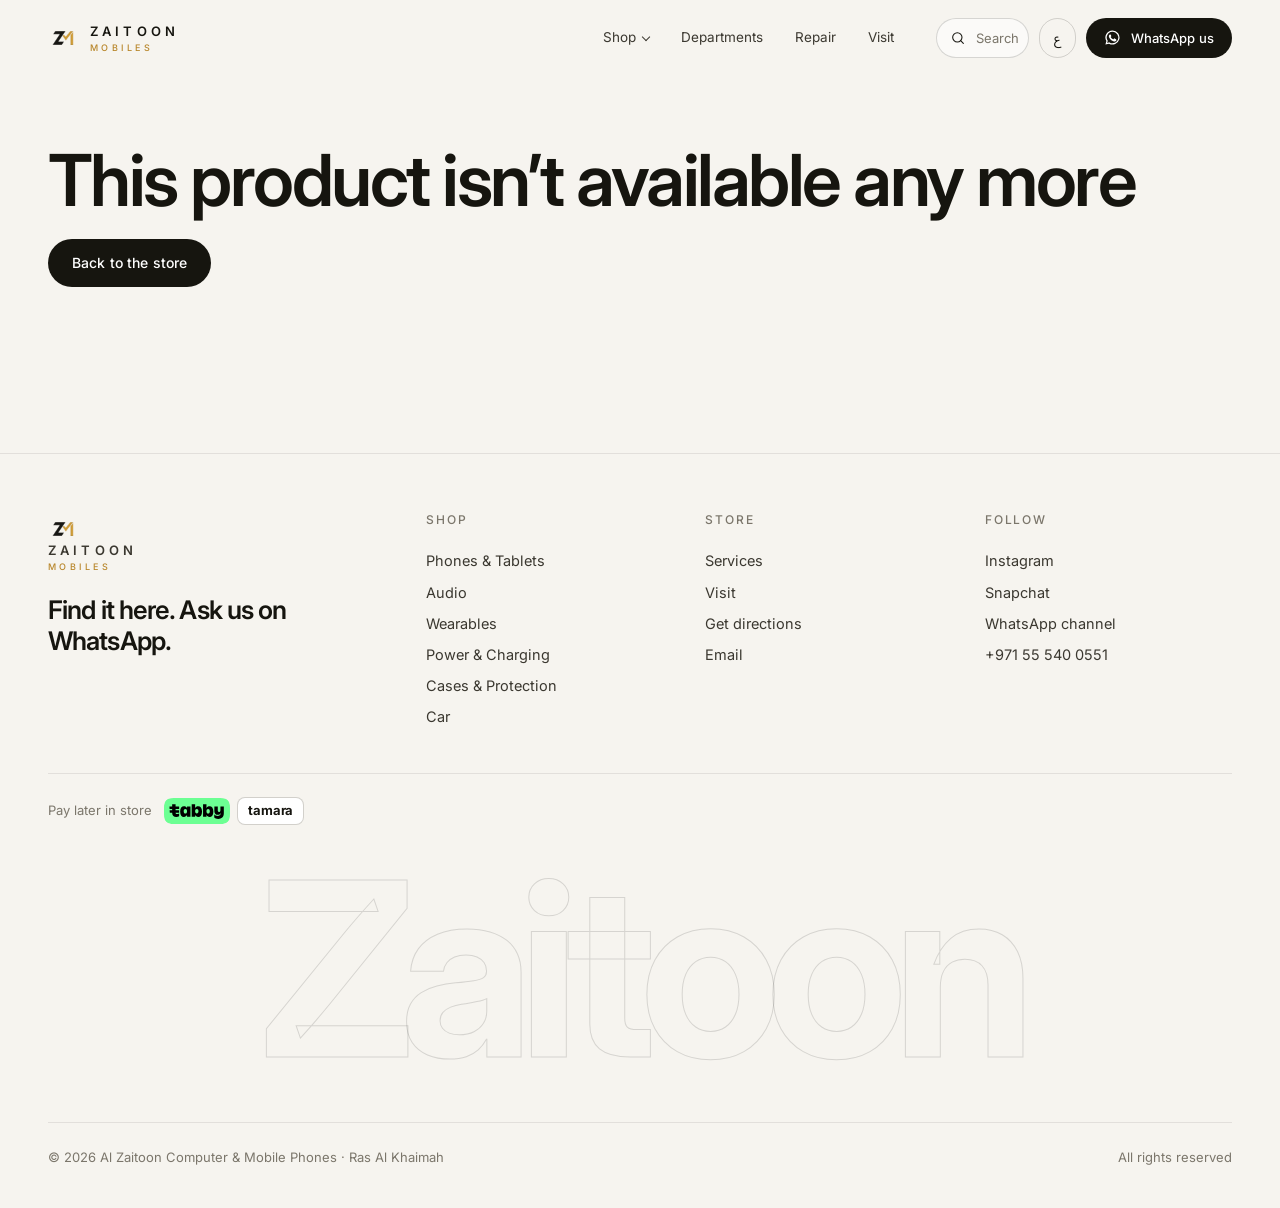
<file: product.html>
<!DOCTYPE html>
<html lang="en" dir="ltr">
<head>
<meta charset="utf-8">
<meta name="viewport" content="width=device-width, initial-scale=1, viewport-fit=cover">
<title>Product · Zaitoon Mobiles · Ras Al Khaimah</title>
<meta name="description" content="Al Zaitoon Computer &amp; Mobile Phones, Al Dhait South, Ras Al Khaimah. Smartphones, tablets, audio, wearables, chargers, car accessories, gaming, home gadgets and repair. Enquire on WhatsApp +971 55 540 0551.">
<meta name="theme-color" content="#F6F4EF">
<meta property="og:type" content="website">
<meta property="og:title" content="Product · Zaitoon Mobiles · Ras Al Khaimah">
<meta property="og:description" content="Al Zaitoon Computer &amp; Mobile Phones, Al Dhait South, Ras Al Khaimah. Smartphones, tablets, audio, wearables, chargers, car accessories, gaming, home gadgets and repair. Enquire on WhatsApp +971 55 540 0551.">
<meta property="og:site_name" content="Zaitoon Mobiles">
<meta property="og:url" content="https://zaitoonmobiles.iamshebi.xyz/product">
<meta property="og:image" content="https://zaitoonmobiles.iamshebi.xyz/og.jpg?v=1">
<meta property="og:image:secure_url" content="https://zaitoonmobiles.iamshebi.xyz/og.jpg?v=1">
<meta property="og:image:type" content="image/jpeg">
<meta property="og:image:width" content="1200">
<meta property="og:image:height" content="630">
<meta property="og:image:alt" content="Zaitoon Mobiles, Ras Al Khaimah">
<meta name="twitter:card" content="summary_large_image">
<meta name="twitter:image" content="https://zaitoonmobiles.iamshebi.xyz/og.jpg?v=1">
<link rel="canonical" href="https://zaitoonmobiles.iamshebi.xyz/product">
<link rel="icon" href="/logo-dark.png" type="image/png">
<link rel="apple-touch-icon" href="/icon.png">
<link rel="preconnect" href="https://fonts.googleapis.com"><link rel="preconnect" href="https://fonts.gstatic.com" crossorigin>
<link href="https://fonts.googleapis.com/css2?family=Inter:wght@400;500;600;700&family=Noto+Sans+Arabic:wght@400;500;600;700&display=swap" rel="stylesheet">
<link rel="preload" href="/catalog.json" as="fetch" crossorigin>
<link rel="stylesheet" href="/style.css">
<script>try{if(sessionStorage.getItem('zm-seen'))document.documentElement.classList.add('seen');sessionStorage.setItem('zm-seen','1');var l=new URLSearchParams(location.search).get('lang')||localStorage.getItem('lang');if(l==='ar'){document.documentElement.lang='ar';document.documentElement.dir='rtl'}}catch(e){}</script>
</head>
<body data-page="product">
<div class="curtain" aria-hidden="true"><img src="/logo-dark.png" alt=""></div>
<header id="hd"></header>
<main id="app"></main>
<footer id="ft"></footer>
<script src="/app.js" defer></script>
</body>
</html>
</file>
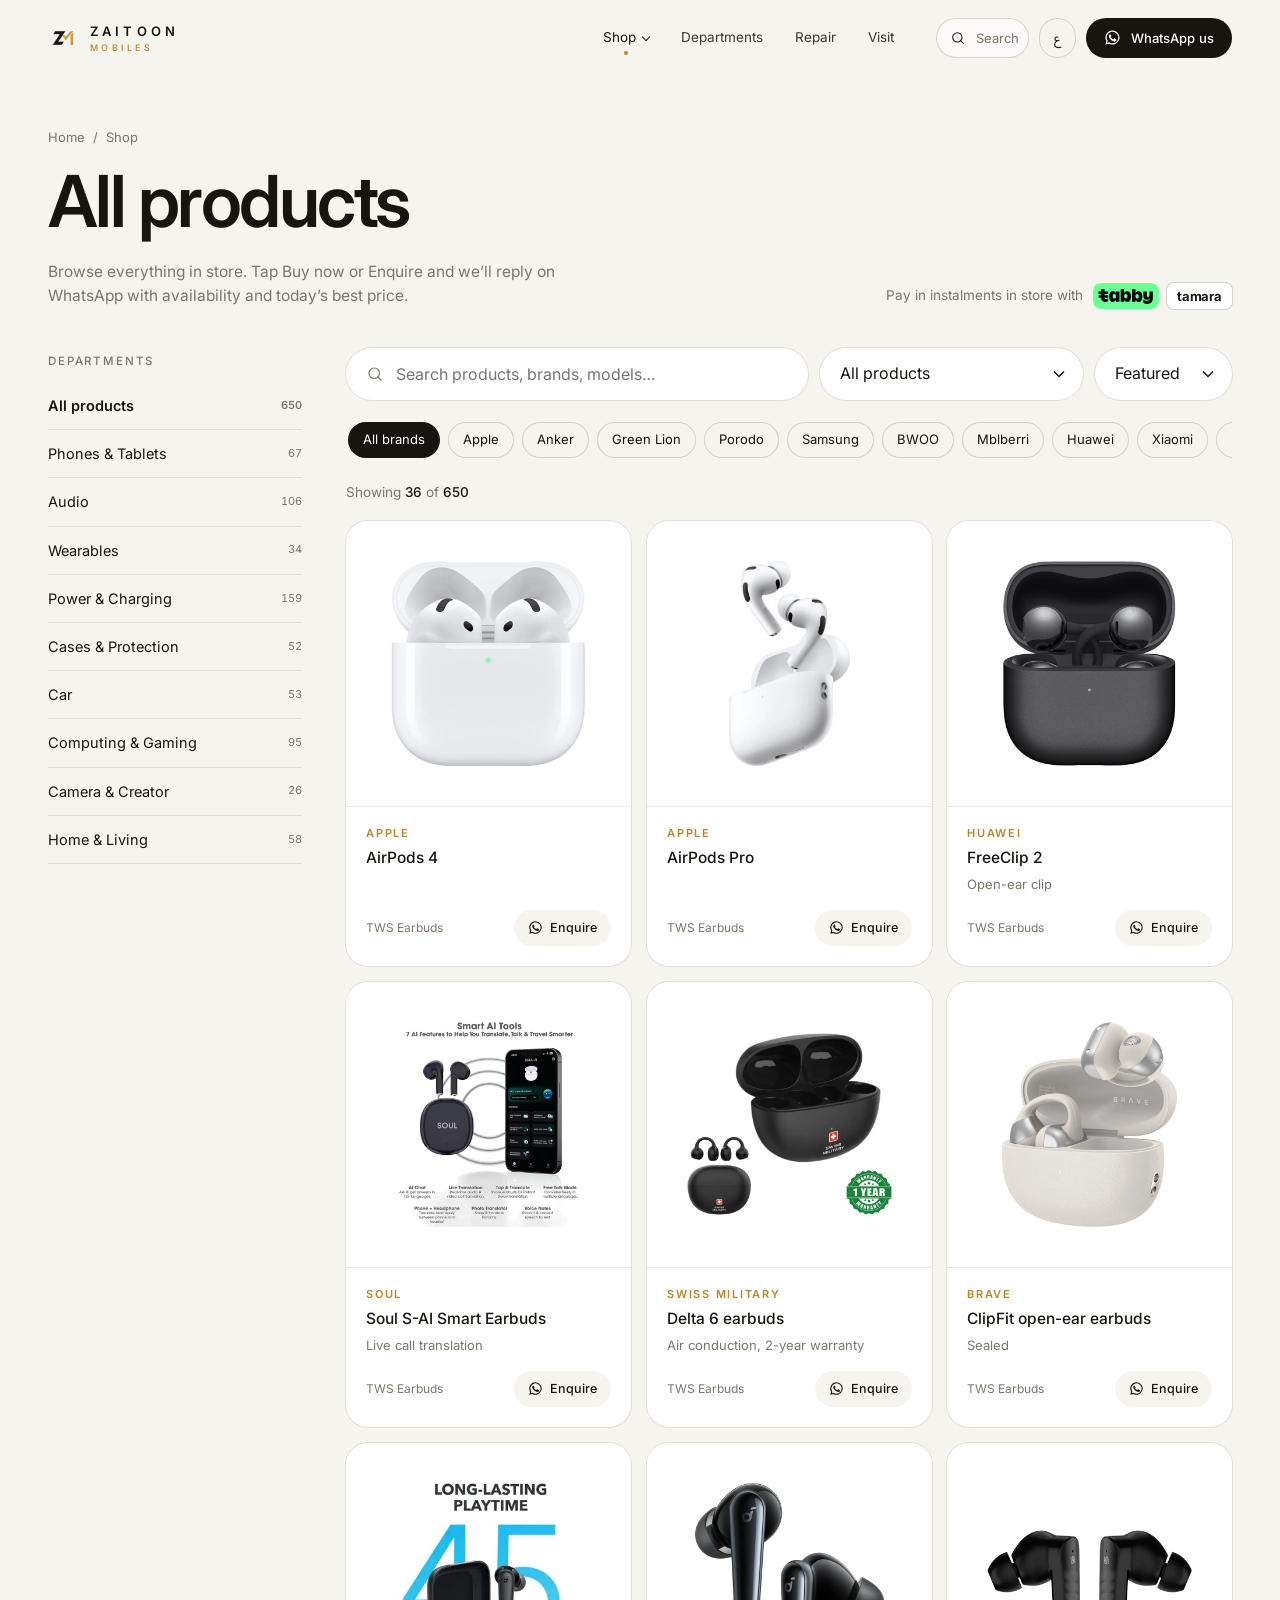
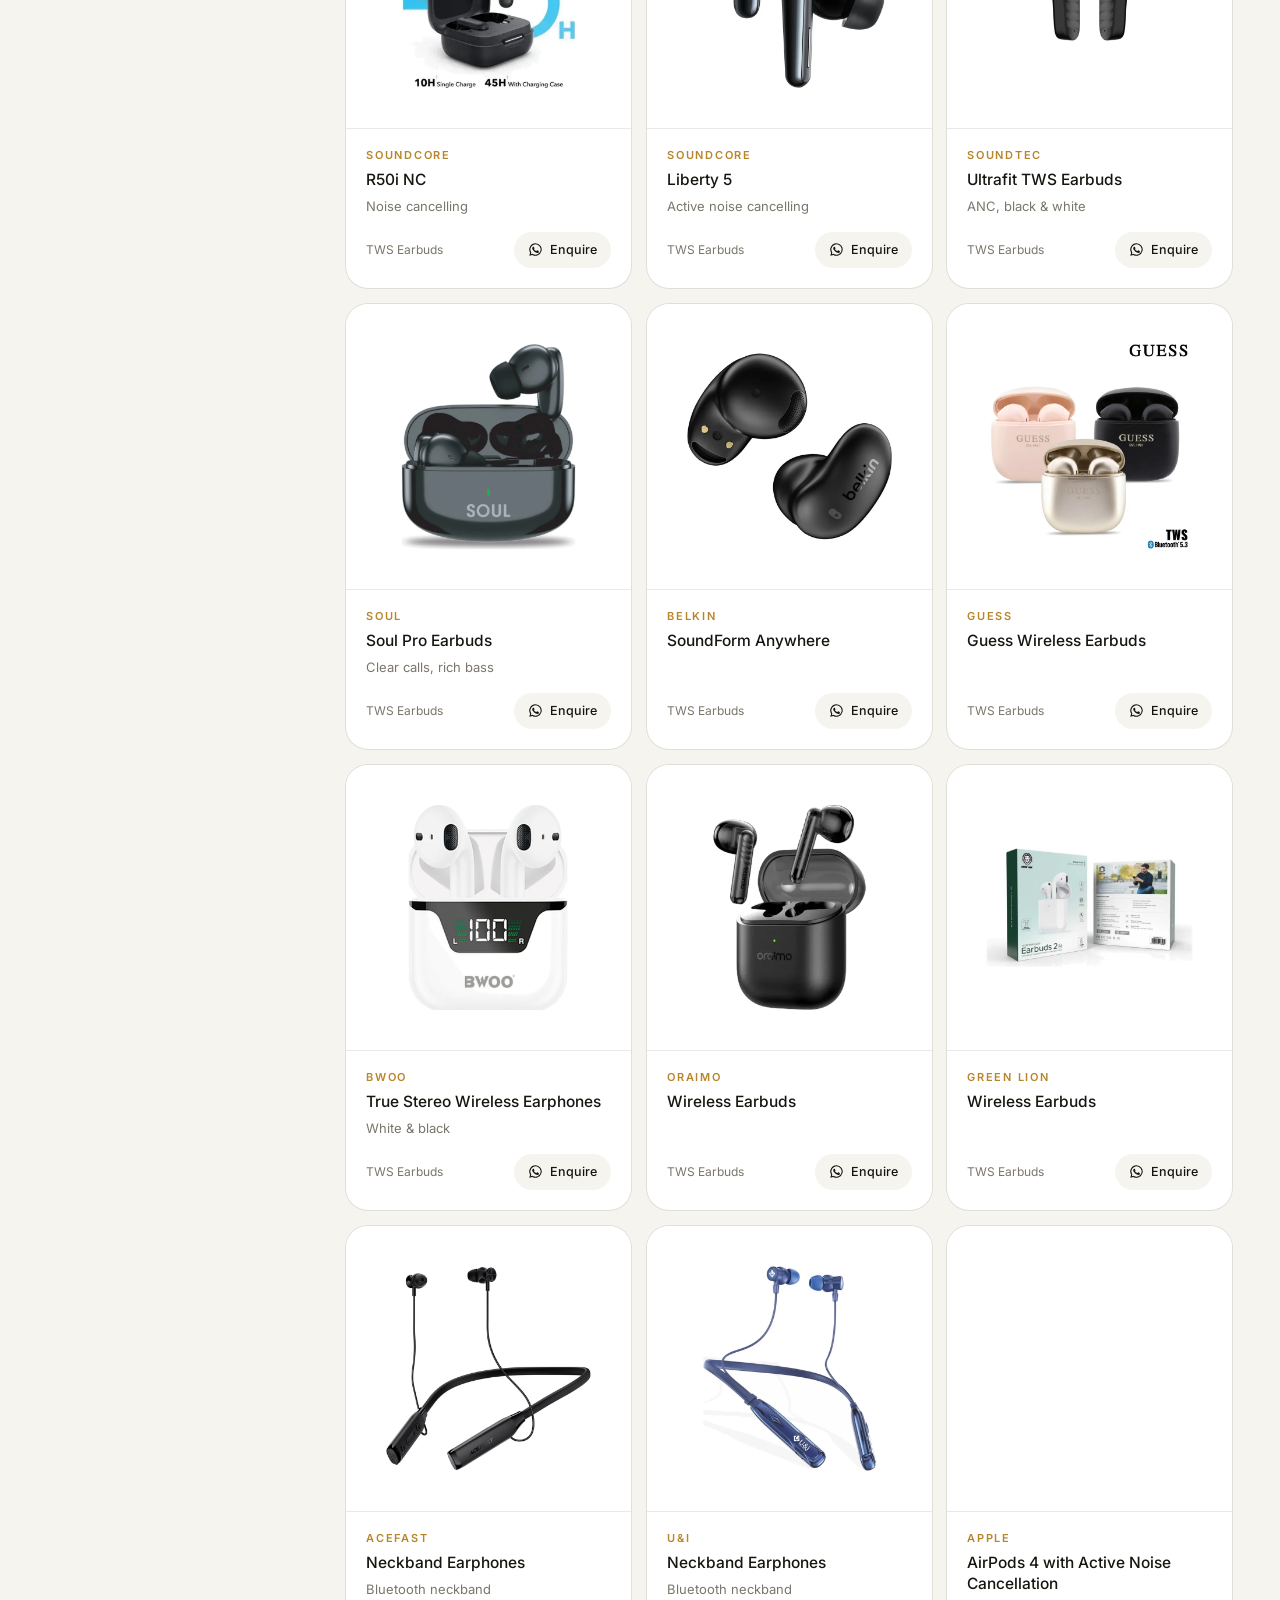
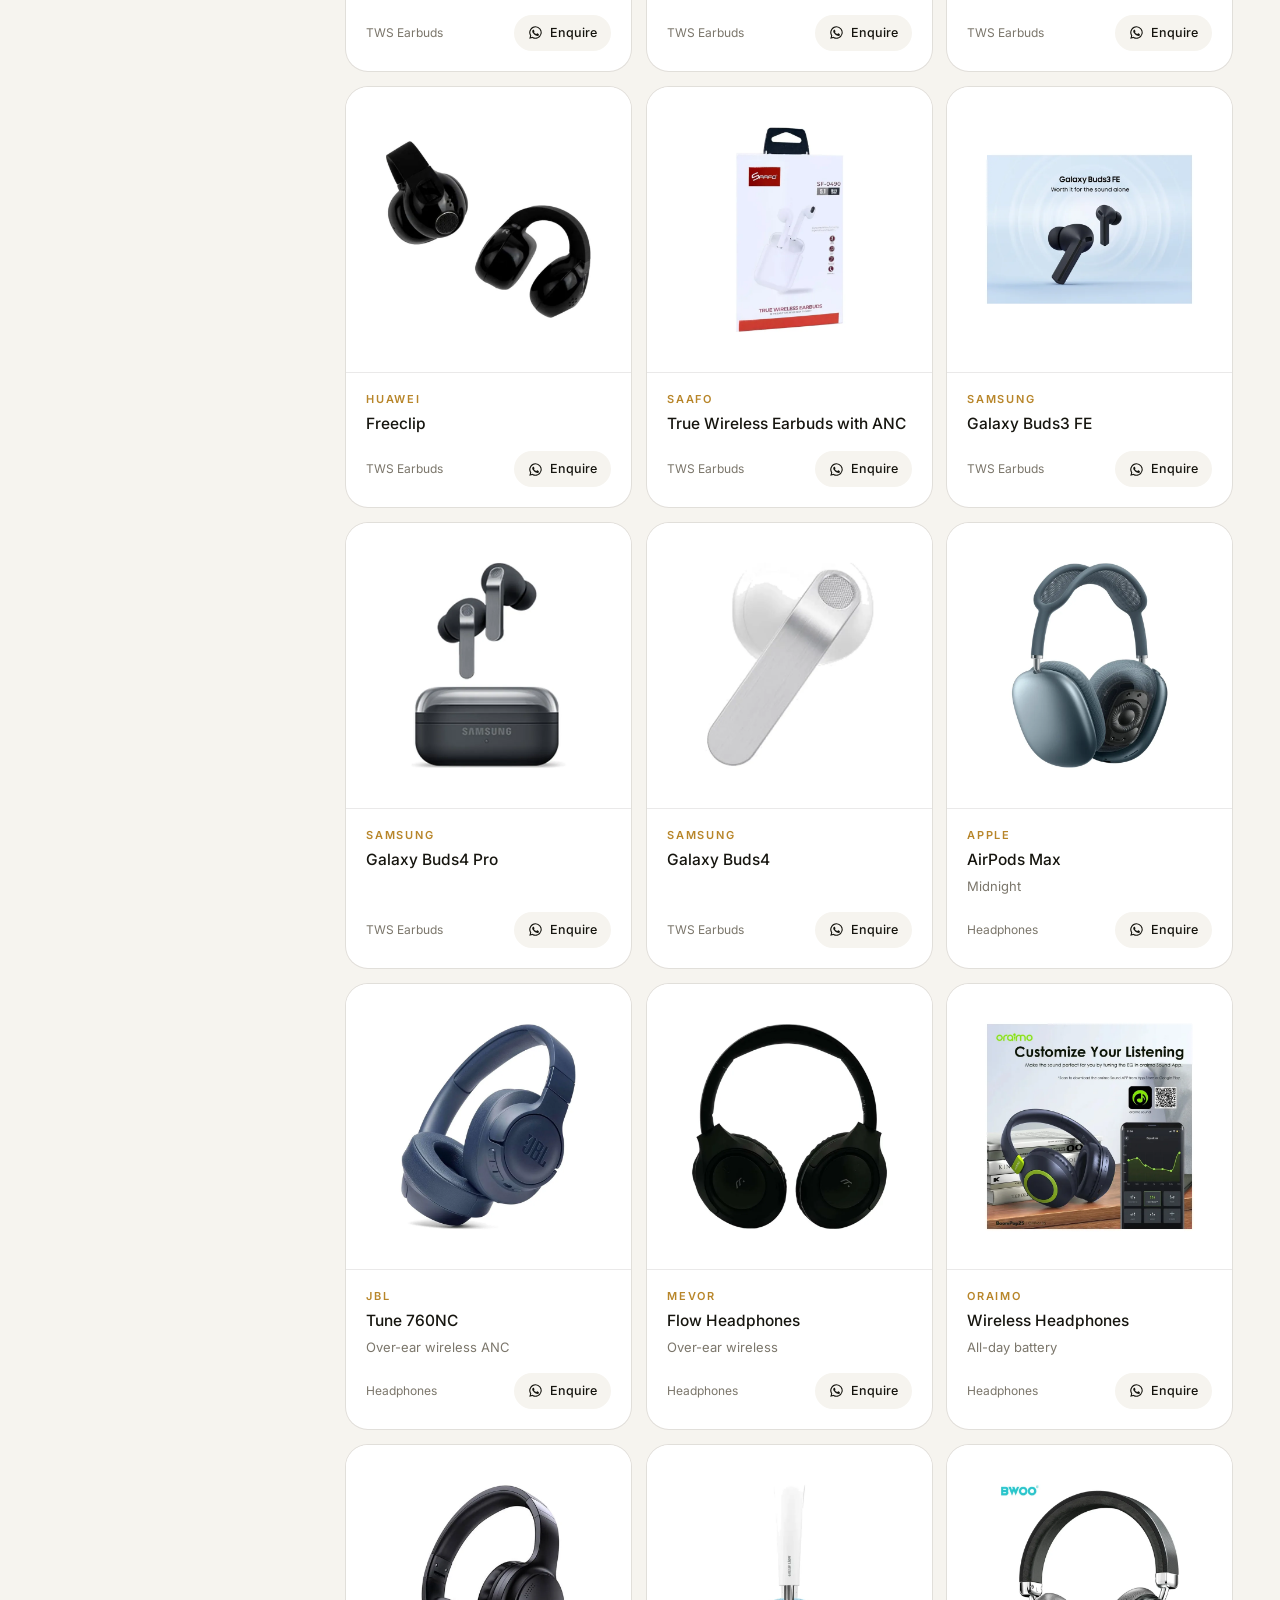
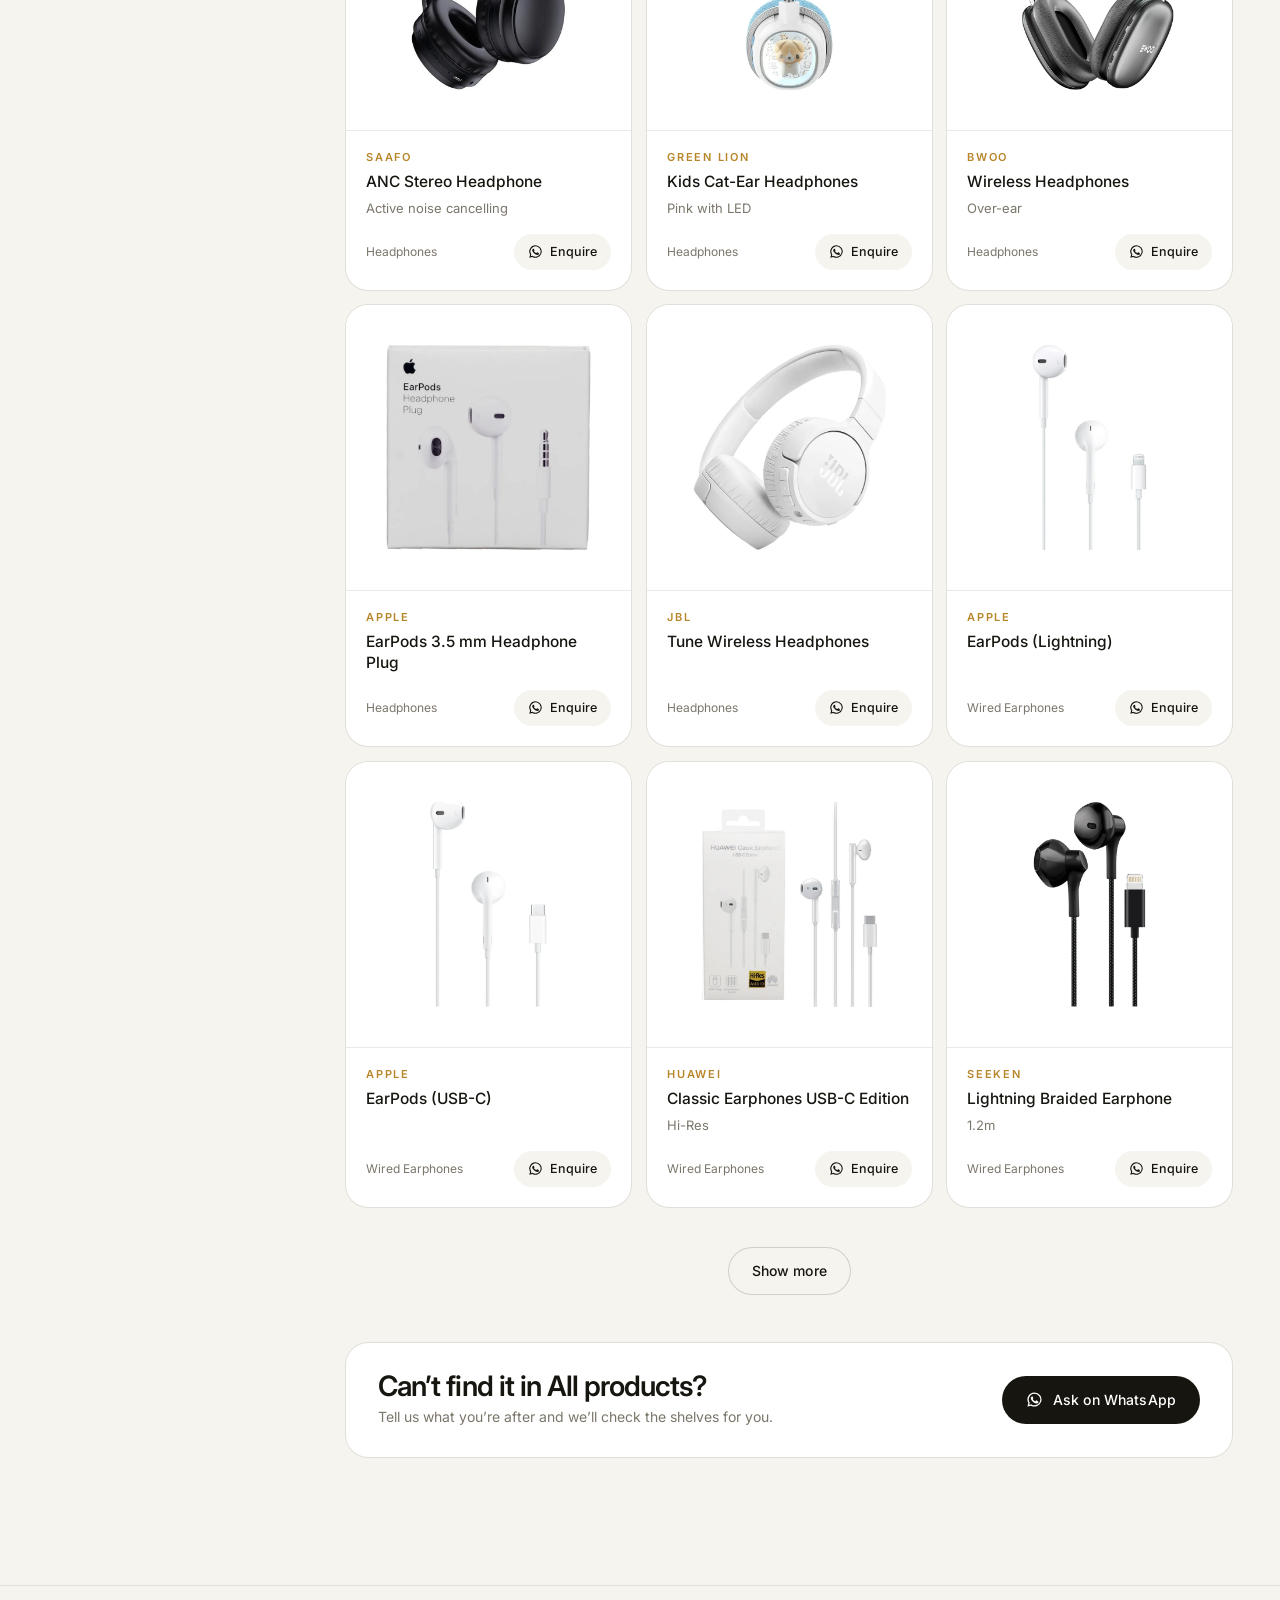
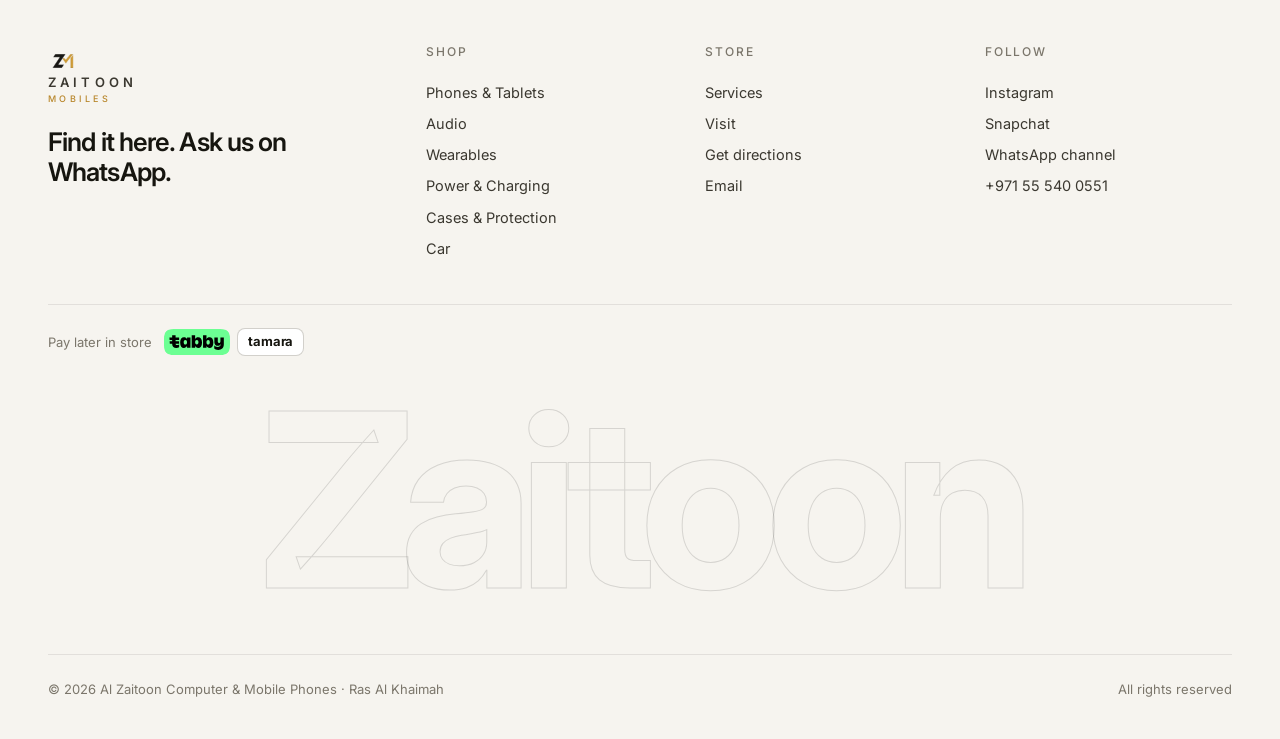
<file: shop.html>
<!DOCTYPE html>
<html lang="en" dir="ltr">
<head>
<meta charset="utf-8">
<meta name="viewport" content="width=device-width, initial-scale=1, viewport-fit=cover">
<title>Shop all products · Zaitoon Mobiles · Ras Al Khaimah</title>
<meta name="description" content="Al Zaitoon Computer &amp; Mobile Phones, Al Dhait South, Ras Al Khaimah. Smartphones, tablets, audio, wearables, chargers, car accessories, gaming, home gadgets and repair. Enquire on WhatsApp +971 55 540 0551.">
<meta name="theme-color" content="#F6F4EF">
<meta property="og:type" content="website">
<meta property="og:title" content="Shop all products · Zaitoon Mobiles · Ras Al Khaimah">
<meta property="og:description" content="Al Zaitoon Computer &amp; Mobile Phones, Al Dhait South, Ras Al Khaimah. Smartphones, tablets, audio, wearables, chargers, car accessories, gaming, home gadgets and repair. Enquire on WhatsApp +971 55 540 0551.">
<meta property="og:site_name" content="Zaitoon Mobiles">
<meta property="og:url" content="https://zaitoonmobiles.iamshebi.xyz/shop">
<meta property="og:image" content="https://zaitoonmobiles.iamshebi.xyz/og.jpg?v=1">
<meta property="og:image:secure_url" content="https://zaitoonmobiles.iamshebi.xyz/og.jpg?v=1">
<meta property="og:image:type" content="image/jpeg">
<meta property="og:image:width" content="1200">
<meta property="og:image:height" content="630">
<meta property="og:image:alt" content="Zaitoon Mobiles, Ras Al Khaimah">
<meta name="twitter:card" content="summary_large_image">
<meta name="twitter:image" content="https://zaitoonmobiles.iamshebi.xyz/og.jpg?v=1">
<link rel="canonical" href="https://zaitoonmobiles.iamshebi.xyz/shop">
<link rel="icon" href="/logo-dark.png" type="image/png">
<link rel="apple-touch-icon" href="/icon.png">
<link rel="preconnect" href="https://fonts.googleapis.com"><link rel="preconnect" href="https://fonts.gstatic.com" crossorigin>
<link href="https://fonts.googleapis.com/css2?family=Inter:wght@400;500;600;700&family=Noto+Sans+Arabic:wght@400;500;600;700&display=swap" rel="stylesheet">
<link rel="preload" href="/catalog.json" as="fetch" crossorigin>
<link rel="stylesheet" href="/style.css">
<script>try{if(sessionStorage.getItem('zm-seen'))document.documentElement.classList.add('seen');sessionStorage.setItem('zm-seen','1');var l=new URLSearchParams(location.search).get('lang')||localStorage.getItem('lang');if(l==='ar'){document.documentElement.lang='ar';document.documentElement.dir='rtl'}}catch(e){}</script>
</head>
<body data-page="shop">
<div class="curtain" aria-hidden="true"><img src="/logo-dark.png" alt=""></div>
<header id="hd"></header>
<main id="app"></main>
<footer id="ft"></footer>
<script src="/app.js" defer></script>
</body>
</html>
</file>
<file: style.css>
@view-transition{navigation:auto}
:root{
  --bg:#F6F4EF;--paper:#FFFFFF;--ivory:#EFEBE3;--sand:#E6E0D4;--line:rgba(22,21,18,.09);--line2:rgba(22,21,18,.16);
  --ink:#16150F;--ink2:#3B3830;--mut:#7B766B;--gold:#B8862A;--gold2:#C9962F;--goldl:#F3E9D3;
  --serif:"Inter","Helvetica Neue",Helvetica,Arial,"Noto Sans Arabic",sans-serif;--sans:"Inter","Helvetica Neue",Arial,"Noto Sans Arabic",sans-serif;
  --e:cubic-bezier(.22,1,.36,1);--e2:cubic-bezier(.65,0,.35,1);
  --r:22px;--r2:14px;--sh:0 1px 2px rgba(22,21,18,.04),0 12px 32px -12px rgba(22,21,18,.12);--sh2:0 2px 4px rgba(22,21,18,.04),0 30px 60px -20px rgba(22,21,18,.22)
}
html[lang=ar]{--serif:"Noto Sans Arabic","Inter",sans-serif;--sans:"Noto Sans Arabic","Inter",sans-serif}
*{box-sizing:border-box;margin:0;padding:0}
html{scroll-behavior:smooth;-webkit-text-size-adjust:100%;text-size-adjust:100%;overflow-x:hidden;overflow-x:clip}
body{background:var(--bg);color:var(--ink);font:400 15.5px/1.6 var(--sans);-webkit-font-smoothing:antialiased;overflow-x:hidden;overflow-x:clip;position:relative;width:100%;max-width:100%}
main,header,footer,section{max-width:100%}
a{color:inherit;text-decoration:none}
button{font:inherit;color:inherit;background:none;border:0;cursor:pointer}
img{display:block;max-width:100%}
::selection{background:var(--goldl)}
.w{max-width:1320px;margin:0 auto;padding:0 clamp(20px,4vw,48px)}
.serif{font-family:var(--serif);font-weight:400}
em{font-style:normal;color:var(--gold2)}

/* intro curtain */
.curtain{position:fixed;inset:0;z-index:100;background:var(--bg);display:grid;place-items:center;pointer-events:none;animation:cOut 1s var(--e2) .55s forwards}
.curtain img{width:64px;animation:cLogo 1s var(--e) both}
@keyframes cLogo{from{opacity:0;transform:scale(.85);filter:blur(6px)}to{opacity:1;transform:none;filter:none}}
@keyframes cOut{to{clip-path:inset(0 0 100% 0)}}
html.seen .curtain{display:none}

/* header */
header{position:sticky;top:0;z-index:40;transition:background .5s var(--e),box-shadow .5s var(--e),backdrop-filter .5s}
header.s{background:rgba(246,244,239,.78);backdrop-filter:saturate(1.6) blur(18px);-webkit-backdrop-filter:saturate(1.6) blur(18px);box-shadow:0 1px 0 var(--line)}
.bar{display:flex;align-items:center;gap:28px;height:76px}
.logo{display:flex;align-items:center;gap:12px;flex:none}
.logo img{height:30px;width:auto}
.logo b{font-weight:600;letter-spacing:.32em;font-size:13px;display:block;line-height:1}
.logo small{display:block;color:var(--gold);letter-spacing:.38em;font-size:9px;font-weight:500;margin-top:5px;line-height:1}
nav.nv{display:flex;gap:4px;margin-inline-start:auto}
nav.nv a{position:relative;font-size:13.5px;color:var(--ink2);padding:9px 14px;border-radius:99px;transition:color .3s,background .3s}
nav.nv a:hover{background:rgba(22,21,18,.05);color:var(--ink)}
nav.nv a.on{color:var(--ink)}
nav.nv a.on::after{content:"";position:absolute;left:50%;bottom:3px;width:4px;height:4px;border-radius:50%;background:var(--gold);transform:translateX(-50%)}
.hr{display:flex;align-items:center;gap:10px}
.lang{font-size:13px;padding:9px 14px;border-radius:99px;border:1px solid var(--line2);transition:.3s}
.lang:hover{border-color:var(--ink)}
.btn{position:relative;display:inline-flex;align-items:center;justify-content:center;gap:10px;height:48px;padding:0 24px;border-radius:99px;font-size:14px;font-weight:500;letter-spacing:.01em;overflow:hidden;isolation:isolate;transition:transform .5s var(--e),box-shadow .5s var(--e),color .4s;white-space:nowrap}
.btn::before{content:"";position:absolute;inset:0;z-index:-1;border-radius:inherit;transform:translateY(101%);transition:transform .55s var(--e)}
.btn:hover::before{transform:none}
.btn.dk{background:var(--ink);color:#fff}
.btn.dk::before{background:var(--gold)}
.btn.lt{background:transparent;color:var(--ink);box-shadow:inset 0 0 0 1px var(--line2)}
.btn.lt::before{background:var(--ink)}
.btn.lt:hover{color:#fff}
.btn.gd{background:var(--gold);color:#fff}
.btn.gd::before{background:var(--ink)}
.btn.sm{height:40px;padding:0 18px;font-size:13px}
.btn:active{transform:scale(.97)}
.btn svg{width:17px;height:17px;flex:none}
.burger{display:none;width:44px;height:44px;border-radius:50%;border:1px solid var(--line2);place-items:center}
.burger i{display:block;width:16px;height:1.5px;background:var(--ink);position:relative;transition:.4s var(--e)}
.burger i::before,.burger i::after{content:"";position:absolute;left:0;width:16px;height:1.5px;background:var(--ink);transition:.4s var(--e)}
.burger i::before{top:-5px}.burger i::after{top:5px}
body.mo .burger i{background:transparent}
body.mo .burger i::before{top:0;transform:rotate(45deg)}
body.mo .burger i::after{top:0;transform:rotate(-45deg)}
.mnav{position:fixed;left:0;right:0;top:76px;bottom:0;height:calc(100dvh - 76px);z-index:39;visibility:hidden;background:var(--bg);padding:24px clamp(20px,4vw,48px);display:flex;flex-direction:column;gap:2px;clip-path:inset(0 0 100% 0);transition:clip-path .7s var(--e2);overflow:auto}
body.mo .mnav{clip-path:inset(0);visibility:visible}
body.mo{overflow:hidden}
html:has(body.mo){overflow:hidden}
.mnav{overflow-y:auto;overscroll-behavior:contain;-webkit-overflow-scrolling:touch}
body.mo header{position:fixed;top:0;left:0;right:0;background:var(--bg);box-shadow:0 1px 0 var(--line)}
.mnav{transition:clip-path .7s var(--e2),visibility 0s linear .7s}
body.mo .mnav{transition:clip-path .7s var(--e2),visibility 0s}
.mnav a{font-family:var(--serif);font-size:36px;line-height:1.25;padding:6px 0;border-bottom:1px solid var(--line);opacity:0;transform:translateY(20px);transition:.6s var(--e)}
body.mo .mnav a{opacity:1;transform:none}
body.mo .mnav a:nth-child(2){transition-delay:.05s}body.mo .mnav a:nth-child(3){transition-delay:.1s}body.mo .mnav a:nth-child(4){transition-delay:.15s}body.mo .mnav a:nth-child(5){transition-delay:.2s}
.mnav .btn{margin-top:24px}

/* reveal */
.rv{opacity:0;transform:translateY(28px);transition:opacity 1.1s var(--e),transform 1.1s var(--e);transition-delay:var(--d,0s)}
.rv.in{opacity:1;transform:none}
.ln{display:block;overflow:hidden;padding-bottom:.08em}
.ln>span{display:block;transform:translateY(105%);transition:transform 1.25s var(--e);transition-delay:var(--d,0s)}
.in .ln>span,.ln.in>span{transform:none}

/* hero */
.hero{position:relative;padding:clamp(40px,7vw,96px) 0 clamp(56px,8vw,110px)}
.hero .w{display:grid;grid-template-columns:1.05fr .95fr;gap:clamp(32px,5vw,80px);align-items:center}
.eyb{display:inline-flex;align-items:center;gap:10px;font-size:12px;letter-spacing:.22em;text-transform:uppercase;color:var(--mut);font-weight:500}
.eyb::before{content:"";width:28px;height:1px;background:var(--gold)}
html[lang=ar] .eyb{letter-spacing:0}
h1.hx{font-family:var(--serif);font-weight:400;font-size:clamp(52px,8.4vw,128px);line-height:.94;letter-spacing:-.025em;margin:26px 0 28px}
html[lang=ar] h1.hx{font-size:clamp(40px,6vw,88px);line-height:1.2;letter-spacing:0}
.hero p.lead{font-size:clamp(16px,1.35vw,19px);color:var(--ink2);max-width:44ch;line-height:1.6}
.hero .row{display:flex;gap:12px;flex-wrap:wrap;margin-top:36px}
.stats{display:flex;gap:clamp(24px,4vw,56px);margin-top:52px;padding-top:28px;border-top:1px solid var(--line)}
.stats b{display:block;font-family:var(--serif);font-weight:400;font-size:clamp(34px,3.6vw,48px);line-height:1}
.stats small{display:block;color:var(--mut);font-size:12.5px;margin-top:8px;letter-spacing:.02em}
.stage{position:relative;aspect-ratio:1/1.02}
.stage .halo{position:absolute;inset:0;overflow:hidden;border-radius:50%;pointer-events:none}
.stage .orb{position:absolute;inset:8%;border-radius:50%;background:radial-gradient(circle at 35% 30%,#fff 0,#F2ECDF 45%,#E6DCC6 100%);box-shadow:inset 0 -30px 60px rgba(184,134,42,.12)}
.stage .ring{position:absolute;inset:2%;border-radius:50%;border:1px solid rgba(184,134,42,.25);animation:spin 60s linear infinite}
.stage .ring::after{content:"";position:absolute;top:-4px;left:50%;width:8px;height:8px;border-radius:50%;background:var(--gold)}
@keyframes spin{to{transform:rotate(360deg)}}
.fl{position:absolute;background:var(--paper);border-radius:28px;box-shadow:var(--sh2);padding:6%;will-change:transform}
.fl img{width:100%;height:100%;object-fit:contain;mix-blend-mode:multiply}
.fl.f1{width:40%;aspect-ratio:1;left:0;top:16%}
.fl.f2{width:33%;aspect-ratio:1;right:2%;top:2%}
.fl.f3{width:36%;aspect-ratio:1;right:4%;bottom:6%}
.fl.f4{width:27%;aspect-ratio:1;left:14%;bottom:0}
.tag{top:auto!important;bottom:-2%;}
.fl>div{width:100%;height:100%;animation:bob 7s ease-in-out infinite}
.fl.f2>div{animation-delay:-2s}.fl.f3>div{animation-delay:-4s}.fl.f4>div{animation-delay:-5.5s}
@keyframes bob{50%{transform:translateY(-10px)}}
.tag{position:absolute;left:50%;top:50%;transform:translate(-50%,0);z-index:3;background:rgba(255,255,255,.75);backdrop-filter:blur(10px);border:1px solid var(--line);border-radius:99px;padding:10px 18px;font-size:12.5px;white-space:nowrap;box-shadow:var(--sh);display:flex;gap:8px;align-items:center}
.tag i{width:7px;height:7px;border-radius:50%;background:#2E9E5B;box-shadow:0 0 0 4px rgba(46,158,91,.15);animation:pulse 2s infinite}
@keyframes pulse{50%{box-shadow:0 0 0 8px rgba(46,158,91,0)}}

/* marquee */
.mq{border-block:1px solid var(--line);overflow:hidden;padding:26px 0;background:var(--paper)}
.mq .tr{display:flex;width:max-content;animation:mq 60s linear infinite}
.mq:hover .tr{animation-play-state:paused}
.mq span{font-family:var(--serif);font-size:clamp(26px,2.6vw,36px);color:var(--ink2);padding:0 clamp(22px,3vw,44px);display:flex;align-items:center;gap:clamp(22px,3vw,44px);white-space:nowrap}
.mq span::after{content:"";width:5px;height:5px;border-radius:50%;background:var(--gold)}
@keyframes mq{to{transform:translateX(-50%)}}
html[dir=rtl] .mq .tr{animation-name:mqr}
@keyframes mqr{to{transform:translateX(50%)}}

/* sections */
.sec{padding:clamp(72px,10vw,140px) 0 0}
.sh{display:flex;justify-content:space-between;align-items:end;gap:24px;margin-bottom:clamp(32px,4vw,56px);flex-wrap:wrap}
.sh h2{font-family:var(--serif);font-weight:400;font-size:clamp(40px,5.4vw,80px);line-height:1;letter-spacing:-.02em;margin-top:16px}
html[lang=ar] .sh h2{line-height:1.3;letter-spacing:0}
.sh p{color:var(--mut);max-width:40ch}
.lk{display:inline-flex;align-items:center;gap:10px;font-size:14px;font-weight:500;padding-bottom:4px;background:linear-gradient(var(--ink),var(--ink)) 0 100%/0 1px no-repeat;transition:background-size .6s var(--e)}
.lk:hover{background-size:100% 1px}
.lk .ar{transition:transform .5s var(--e)}
.lk:hover .ar{transform:translateX(5px)}
html[dir=rtl] .ar{transform:scaleX(-1)}
html[dir=rtl] .lk:hover .ar{transform:scaleX(-1) translateX(5px)}

/* departments */
.deps{display:grid;grid-template-columns:repeat(12,1fr);gap:16px}
.dp{position:relative;grid-column:span 4;min-height:340px;border-radius:var(--r);background:var(--paper);overflow:hidden;padding:28px;display:flex;flex-direction:column;box-shadow:0 0 0 1px var(--line);transition:box-shadow .6s var(--e),transform .6s var(--e)}
.dp:nth-child(1),.dp:nth-child(2){grid-column:span 6;min-height:420px}
.dp:nth-child(n+6){grid-column:span 3;min-height:320px}
.dp:nth-child(n+6) .pics{width:80%;height:62%}
.dp:hover{box-shadow:0 0 0 1px var(--line),var(--sh2);transform:translateY(-4px)}
.dp .n{font-size:12px;color:var(--mut);letter-spacing:.12em;font-variant-numeric:tabular-nums}
.dp h3{font-family:var(--serif);font-weight:400;font-size:clamp(30px,2.6vw,40px);line-height:1.02;margin-top:8px;max-width:11ch;position:relative;z-index:2}
.dp .ct{font-size:13px;color:var(--mut);margin-top:10px;position:relative;z-index:2;max-width:26ch}
.dp .go{margin-top:auto;width:46px;height:46px;border-radius:50%;display:grid;place-items:center;box-shadow:inset 0 0 0 1px var(--line2);position:relative;z-index:2;transition:.5s var(--e);background:rgba(255,255,255,.6)}
.dp:hover .go{background:var(--ink);color:#fff;box-shadow:none}
.dp .go svg{width:18px;transition:transform .5s var(--e)}
.dp:hover .go svg{transform:rotate(-45deg)}
html[dir=rtl] .dp .go svg{transform:scaleX(-1)}
html[dir=rtl] .dp:hover .go svg{transform:scaleX(-1) rotate(-45deg)}
.dp .pics{position:absolute;inset-inline-end:-4%;bottom:-6%;width:62%;height:78%;pointer-events:none}
.dp .pics img{position:absolute;width:58%;aspect-ratio:1;object-fit:contain;mix-blend-mode:multiply;transition:transform 1s var(--e)}
.dp .pics img:nth-child(1){right:30%;bottom:16%;z-index:2}
.dp .pics img:nth-child(2){right:4%;bottom:34%;width:48%;transform:rotate(6deg)}
.dp .pics img:nth-child(3){right:2%;bottom:2%;width:44%;transform:rotate(-5deg)}
.dp:hover .pics img:nth-child(1){transform:translateY(-10px) scale(1.04)}
.dp:hover .pics img:nth-child(2){transform:rotate(10deg) translate(8px,-6px)}
.dp:hover .pics img:nth-child(3){transform:rotate(-9deg) translate(6px,4px)}
.dp .glyph{position:absolute;inset-inline-end:8%;bottom:10%;width:34%;max-width:200px;color:var(--gold);transition:transform 1s var(--e)}
.dp .glyph svg{width:100%;height:auto}
.dp:hover .glyph{transform:translateY(-8px) rotate(-4deg)}
.plist{list-style:none;border-top:1px solid var(--line)}
.plist li{display:flex;align-items:center;gap:20px;border-bottom:1px solid var(--line);transition:background .5s var(--e)}
.plist li:hover{background:var(--paper)}
.pl{flex:1;display:grid;grid-template-columns:120px 1.2fr 1fr;gap:20px;align-items:baseline;padding:22px 8px}
.pb{font-size:11px;letter-spacing:.16em;text-transform:uppercase;color:var(--gold);font-weight:600}
.pn{font-size:clamp(24px,2.3vw,34px);line-height:1.1;transition:transform .6s var(--e)}
.plist li:hover .pn{transform:translateX(8px)}
html[dir=rtl] .plist li:hover .pn{transform:translateX(-8px)}
.pd{color:var(--mut);font-size:14px}
.plist .wa{margin-inline-end:8px;flex:none}

/* product card */
.grid{display:grid;grid-template-columns:repeat(auto-fill,minmax(232px,1fr));gap:16px}
.c{position:relative;display:flex;flex-direction:column;background:var(--paper);border-radius:var(--r);box-shadow:0 0 0 1px var(--line);overflow:hidden;transition:box-shadow .6s var(--e),transform .6s var(--e);animation:cin .9s var(--e) both;animation-delay:calc(var(--i,0) * 40ms)}
@keyframes cin{from{opacity:0;transform:translateY(24px) scale(.98)}}
.c:hover{box-shadow:0 0 0 1px var(--line),var(--sh2);transform:translateY(-4px)}
.c .im{position:relative;aspect-ratio:1/1;background:#fff;display:grid;place-items:center;overflow:hidden}
.c .im img{width:82%;height:82%;object-fit:contain;transition:transform .9s var(--e)}
.c:hover .im img{transform:scale(1.07)}
.ph{position:absolute;inset:10px;border-radius:16px;background:linear-gradient(160deg,#FBF9F4,#F1ECE1);display:flex;flex-direction:column;align-items:center;justify-content:center;gap:12px;text-align:center;padding:16px;overflow:hidden}
.ph svg{width:42%;max-width:96px;color:var(--gold);opacity:.85;transition:transform .9s var(--e)}
.c:hover .ph svg{transform:translateY(-4px) scale(1.06)}
.ph b{font-family:var(--serif);font-weight:400;font-size:22px;line-height:1;color:var(--ink2);letter-spacing:.01em}
.ph::after{content:"";position:absolute;inset:0;background:linear-gradient(110deg,transparent 40%,rgba(255,255,255,.7) 50%,transparent 60%);transform:translateX(-100%);transition:transform 1.2s var(--e)}
.c:hover .ph::after{transform:translateX(100%)}
.c .bd{padding:18px 20px 20px;display:flex;flex-direction:column;flex:1;border-top:1px solid var(--line)}
.c .br{font-size:11px;letter-spacing:.16em;text-transform:uppercase;color:var(--gold);font-weight:600}
.c .nm{font-size:15.5px;font-weight:500;line-height:1.35;margin-top:6px}
.c .dt{font-size:13px;color:var(--mut);margin-top:6px;line-height:1.45;display:-webkit-box;-webkit-line-clamp:2;-webkit-box-orient:vertical;overflow:hidden}
.c .ft{display:flex;align-items:center;justify-content:space-between;margin-top:auto;padding-top:16px;gap:8px}
.c .cat{font-size:12px;color:var(--mut)}
.wa{display:inline-flex;align-items:center;gap:7px;height:36px;padding:0 14px;border-radius:99px;font-size:12.5px;font-weight:500;background:var(--bg);transition:background .4s var(--e),color .4s;position:relative;z-index:2}
.wa svg{width:15px;height:15px}
.wa:hover{background:#1F8F55;color:#fff}
.c>a.cv{position:absolute;inset:0;z-index:1}
.chip{position:absolute;top:14px;inset-inline-start:14px;z-index:2;font-size:11px;letter-spacing:.06em;padding:5px 10px;border-radius:99px;background:rgba(255,255,255,.85);backdrop-filter:blur(8px);box-shadow:0 0 0 1px var(--line)}

/* scroller */
.scr{display:grid;grid-auto-flow:column;grid-auto-columns:minmax(260px,22%);gap:16px;overflow-x:auto;scroll-snap-type:x mandatory;padding-bottom:12px;scrollbar-width:none}
.scr::-webkit-scrollbar{display:none}
.scr>*{scroll-snap-align:start}
.sbt{display:flex;gap:8px}
.sbt button{width:48px;height:48px;border-radius:50%;box-shadow:inset 0 0 0 1px var(--line2);display:grid;place-items:center;transition:.4s var(--e)}
.sbt button:hover{background:var(--ink);color:#fff;box-shadow:none}
.sbt svg{width:18px}
html[dir=rtl] .sbt svg{transform:scaleX(-1)}

/* promise / services */
.pr{display:grid;grid-template-columns:repeat(4,1fr);border-top:1px solid var(--line)}
.pr>div{padding:36px 28px 8px 0;border-inline-end:1px solid var(--line)}
.pr>div:last-child{border:0}
.pr>div+div{padding-inline-start:28px}
.pr .k{font-family:var(--serif);font-size:20px;color:var(--gold)}
.pr h4{font-size:17px;font-weight:500;margin:22px 0 8px}
.pr p{color:var(--mut);font-size:14px}

/* dark band */
.band{margin-top:clamp(72px,10vw,140px);background:var(--ink);color:#F4F1EA;border-radius:clamp(24px,3vw,40px);padding:clamp(40px,6vw,88px);position:relative;overflow:hidden}
.band::before{content:"";position:absolute;width:640px;height:640px;inset-inline-end:-180px;top:-240px;border-radius:50%;background:radial-gradient(circle,rgba(201,150,47,.35),transparent 65%);filter:blur(10px)}
.band h2{font-family:var(--serif);font-weight:400;font-size:clamp(40px,5.6vw,84px);line-height:1;letter-spacing:-.02em;max-width:14ch;position:relative}
html[lang=ar] .band h2{line-height:1.3}
.band p{color:#B7B1A4;max-width:46ch;margin-top:20px;position:relative}
.band .eyb{color:#B7B1A4}
.band .row{display:flex;gap:12px;flex-wrap:wrap;margin-top:36px;position:relative}
.band .btn.lt{color:#fff;box-shadow:inset 0 0 0 1px rgba(255,255,255,.25)}
.band .btn.lt::before{background:#fff}
.band .btn.lt:hover{color:var(--ink)}
.svc{display:grid;grid-template-columns:1fr 1fr;gap:clamp(32px,5vw,80px);align-items:end;position:relative}
.svl{list-style:none;border-top:1px solid rgba(255,255,255,.12)}
.svl li{display:flex;justify-content:space-between;align-items:center;gap:16px;padding:20px 0;border-bottom:1px solid rgba(255,255,255,.12)}
.svl b{font-weight:500;font-size:17px;display:block}
.svl small{color:#9C968A;font-size:13.5px}
.svl a{width:42px;height:42px;border-radius:50%;display:grid;place-items:center;box-shadow:inset 0 0 0 1px rgba(255,255,255,.2);transition:.4s var(--e);flex:none}
.svl a:hover{background:var(--gold2);box-shadow:none}
.svl a svg{width:16px}

/* visit */
.vis{display:grid;grid-template-columns:1.1fr 1fr;gap:16px}
.vc{background:var(--paper);border-radius:var(--r);box-shadow:0 0 0 1px var(--line);padding:clamp(28px,3vw,44px)}
.vc h3{font-family:var(--serif);font-weight:400;font-size:clamp(32px,3vw,46px);line-height:1.05}
.vc p{color:var(--mut);margin-top:12px}
.vl{list-style:none;margin-top:8px}
.vl li{display:flex;justify-content:space-between;gap:16px;padding:16px 0;border-bottom:1px solid var(--line);font-size:14.5px}
.vl li:last-child{border:0}
.vl span{color:var(--mut)}
.vl a{font-weight:500;transition:color .3s}
.vl a:hover{color:var(--gold)}
.map{position:relative;border-radius:var(--r);overflow:hidden;min-height:340px;background:var(--ivory);box-shadow:0 0 0 1px var(--line);display:flex;flex-direction:column;justify-content:flex-end;padding:clamp(28px,3vw,44px)}
.map .grd{position:absolute;inset:0;background-image:linear-gradient(var(--line) 1px,transparent 1px),linear-gradient(90deg,var(--line) 1px,transparent 1px);background-size:44px 44px;-webkit-mask-image:radial-gradient(circle at 50% 40%,#000,transparent 75%);mask-image:radial-gradient(circle at 50% 40%,#000,transparent 75%)}
.map .pin{position:absolute;left:50%;top:38%;transform:translate(-50%,-50%);width:64px;height:64px;border-radius:50%;background:var(--ink);display:grid;place-items:center;box-shadow:0 0 0 14px rgba(22,21,18,.06),0 0 0 30px rgba(22,21,18,.035)}
.map .pin img{width:30px}
.map>*:not(.grd):not(.pin){position:relative}

/* footer */
footer{margin-top:clamp(80px,10vw,140px);border-top:1px solid var(--line);padding:56px 0 40px}
.fg{display:grid;grid-template-columns:1.4fr repeat(3,1fr);gap:32px}
.fg h5{font-size:12px;letter-spacing:.16em;text-transform:uppercase;color:var(--mut);font-weight:500;margin-bottom:16px}
.fg a{display:block;padding:4px 0;font-size:14.5px;color:var(--ink2);transition:color .3s}
.fg a:hover{color:var(--gold)}
.fg .big{font-family:var(--serif);font-size:clamp(28px,2.6vw,38px);line-height:1.1;max-width:16ch;margin-top:20px}
.fb{display:flex;justify-content:space-between;gap:16px;margin-top:56px;padding-top:24px;border-top:1px solid var(--line);color:var(--mut);font-size:13px;flex-wrap:wrap}
.huge{font-family:var(--serif);font-size:clamp(80px,19vw,300px);line-height:.8;letter-spacing:-.04em;color:transparent;-webkit-text-stroke:1px rgba(22,21,18,.14);text-align:center;margin-top:48px;user-select:none;white-space:nowrap;overflow:hidden}

/* shop */
.shead{padding:clamp(28px,4vw,56px) 0 clamp(24px,3vw,40px)}
.crumb{font-size:13px;color:var(--mut);display:flex;gap:8px;flex-wrap:wrap}
#crb{display:contents}
.crumb a:hover{color:var(--ink)}
.shead h1{font-family:var(--serif);font-weight:400;font-size:clamp(48px,7vw,104px);line-height:.95;letter-spacing:-.025em;margin-top:18px}
html[lang=ar] .shead h1{line-height:1.25;letter-spacing:0}
.shead .sub{display:flex;justify-content:space-between;align-items:end;gap:20px;margin-top:22px;flex-wrap:wrap}
.shead .sub p{color:var(--mut);max-width:52ch}
.shop{display:grid;grid-template-columns:260px 1fr;gap:clamp(24px,3vw,48px);align-items:start}
.side{position:sticky;top:96px;max-height:calc(100vh - 110px);overflow:auto;padding-inline-end:6px;scrollbar-width:thin}
.side h6{font-size:11.5px;letter-spacing:.16em;text-transform:uppercase;color:var(--mut);font-weight:500;margin:4px 0 12px}
.dl{list-style:none}
.dl>li{border-bottom:1px solid var(--line)}
.dl button.dh{width:100%;display:flex;justify-content:space-between;align-items:center;padding:12px 0;font-size:14.5px;text-align:start;transition:color .3s}
.dl button.dh:hover{color:var(--gold)}
.dl button.dh sup,.cl sup{font-size:11px;color:var(--mut);font-variant-numeric:tabular-nums;vertical-align:baseline}
.dl li.on>button.dh{font-weight:600}
.cl{list-style:none;display:grid;grid-template-rows:0fr;transition:grid-template-rows .6s var(--e)}
.cl>div{overflow:hidden}
.dl li.on .cl{grid-template-rows:1fr}
.cl button{display:flex;justify-content:space-between;width:100%;padding:7px 0 7px 14px;font-size:13.5px;color:var(--ink2);text-align:start;position:relative;transition:color .3s}
html[dir=rtl] .cl button{padding:7px 14px 7px 0}
.cl button::before{content:"";position:absolute;inset-inline-start:0;top:50%;width:5px;height:5px;border-radius:50%;background:var(--line2);transform:translateY(-50%);transition:.3s}
.cl button.on{color:var(--ink);font-weight:500}
.cl button.on::before{background:var(--gold);transform:translateY(-50%) scale(1.4)}
.cl button:hover{color:var(--ink)}
.cl>div>div{padding-bottom:12px}
.tb{display:flex;gap:12px;align-items:center;margin-bottom:20px;flex-wrap:wrap}
.q{flex:1;min-width:220px;position:relative}
.q input{width:100%;height:52px;border-radius:99px;border:0;background:var(--paper);box-shadow:0 0 0 1px var(--line);padding:0 22px 0 50px;font:inherit;font-size:15px;color:var(--ink);transition:box-shadow .4s}
html[dir=rtl] .q input{padding:0 50px 0 22px}
.q input:focus{outline:0;box-shadow:0 0 0 1px var(--ink),0 8px 24px -10px rgba(22,21,18,.2)}
.q svg{position:absolute;inset-inline-start:20px;top:50%;width:18px;transform:translateY(-50%);color:var(--mut)}
.sel{height:52px;border-radius:99px;border:0;background:var(--paper);box-shadow:0 0 0 1px var(--line);padding:0 40px 0 20px;font:inherit;font-size:14px;color:var(--ink);appearance:none;background-image:url("data:image/svg+xml,%3Csvg xmlns='http://www.w3.org/2000/svg' width='12' height='8' fill='none' stroke='%2316150F' stroke-width='1.5'%3E%3Cpath d='M1 1.5l5 5 5-5'/%3E%3C/svg%3E");background-repeat:no-repeat;background-position:right 18px center;cursor:pointer}
html[dir=rtl] .sel{background-position:left 18px center;padding:0 20px 0 40px}
.bchips{display:flex;gap:8px;overflow-x:auto;scrollbar-width:none;margin-bottom:22px;padding:2px}
.bchips::-webkit-scrollbar{display:none}
.bchips button{flex:none;height:36px;padding:0 15px;border-radius:99px;font-size:13px;box-shadow:inset 0 0 0 1px var(--line2);transition:.35s var(--e);white-space:nowrap}
.bchips button:hover{box-shadow:inset 0 0 0 1px var(--ink)}
.bchips button.on{background:var(--ink);color:#fff;box-shadow:none}
.res{display:flex;justify-content:space-between;align-items:center;color:var(--mut);font-size:13.5px;margin-bottom:18px;gap:12px;flex-wrap:wrap}
.res b{color:var(--ink);font-weight:500}
.dchips{display:none;gap:8px;overflow-x:auto;scrollbar-width:none;margin-bottom:12px}
.dchips::-webkit-scrollbar{display:none}
.dchips button{flex:none;height:40px;padding:0 16px;border-radius:99px;font-size:13.5px;background:var(--paper);box-shadow:0 0 0 1px var(--line);white-space:nowrap;transition:.35s var(--e)}
.dchips button.on{background:var(--ink);color:#fff}
.more{display:flex;justify-content:center;margin-top:40px}
.empty{grid-column:1/-1;text-align:center;padding:80px 20px;color:var(--mut)}
.empty b{display:block;font-family:var(--serif);font-weight:400;font-size:34px;color:var(--ink);margin-bottom:8px}
.ask{display:flex;justify-content:space-between;align-items:center;gap:20px;margin-top:48px;background:var(--paper);border-radius:var(--r);box-shadow:0 0 0 1px var(--line);padding:28px 32px;flex-wrap:wrap}
.ask h3{font-family:var(--serif);font-weight:400;font-size:30px;line-height:1.1}
.ask p{color:var(--mut);font-size:14px;margin-top:4px}
.fade-swap{animation:fs .6s var(--e)}
@keyframes fs{from{opacity:0;transform:translateY(10px)}}

/* product */
.pdp{display:grid;grid-template-columns:1.05fr 1fr;gap:clamp(28px,5vw,80px);padding-top:clamp(24px,3vw,40px);align-items:start}
.pim{position:sticky;top:96px;aspect-ratio:1;background:#fff;border-radius:clamp(24px,3vw,36px);box-shadow:0 0 0 1px var(--line);display:grid;place-items:center;overflow:hidden}
.pim img{width:78%;height:78%;object-fit:contain;view-transition-name:pimg;animation:pz 1.4s var(--e) both}
@keyframes pz{from{opacity:0;transform:scale(.92)}}
.pim .ph{inset:16px;border-radius:24px}
.pim .ph svg{max-width:180px}
.pim .ph b{font-size:44px}
.pin2{padding-top:12px}
.pin2 .br{font-size:12px;letter-spacing:.2em;text-transform:uppercase;color:var(--gold);font-weight:600;margin-top:28px}
.pin2 h1{font-family:var(--serif);font-weight:400;font-size:clamp(44px,5.4vw,80px);line-height:.98;letter-spacing:-.02em;margin-top:14px}
html[lang=ar] .pin2 h1{line-height:1.25}
.pin2 .det{font-size:17px;color:var(--ink2);margin-top:20px;max-width:44ch}
.pin2 .row{display:flex;gap:12px;flex-wrap:wrap;margin-top:36px}
.pin2 .note{display:flex;gap:12px;align-items:flex-start;background:var(--goldl);border-radius:var(--r2);padding:16px 18px;margin-top:28px;font-size:14px;color:var(--ink2)}
.pin2 .note svg{width:20px;flex:none;color:var(--gold);margin-top:1px}
.spec{list-style:none;margin-top:36px;border-top:1px solid var(--line)}
.spec li{display:flex;justify-content:space-between;gap:20px;padding:16px 0;border-bottom:1px solid var(--line);font-size:14.5px}
.spec span:first-child{color:var(--mut)}
.spec a{border-bottom:1px solid var(--line2)}

/* responsive */
@media (max-width:1080px){
  nav.nv{display:none}
  .burger{display:grid}
  .hr .btn{display:none}
  .bar{justify-content:space-between}
  .hero .w{grid-template-columns:1fr}
  .stage{max-width:560px;margin:0 auto;width:100%}
  .dp,.dp:nth-child(1),.dp:nth-child(2){grid-column:span 6;min-height:340px}
  .shop{grid-template-columns:1fr}
  .side{display:none}
  .dchips{display:flex}
  .pdp{grid-template-columns:1fr}
  .pim{position:relative;top:0}
  .svc,.vis{grid-template-columns:1fr}
  .pr{grid-template-columns:1fr 1fr}
  .pr>div:nth-child(2){border:0}
  .pr>div:nth-child(3){padding-inline-start:0}
  .fg{grid-template-columns:1fr 1fr}
  .dp:nth-child(n+6){grid-column:span 6}
  .dp:last-child{grid-column:span 12}
  .dp:last-child .pics{width:44%}
  .pl{grid-template-columns:90px 1.3fr 1fr;gap:16px}
  .scr{grid-auto-columns:minmax(240px,42%)}
}
@media (max-width:640px){
  body{font-size:15px}
  .bar{height:66px}.mnav{top:66px;height:calc(100dvh - 66px)}
  .logo b{font-size:12px}
  .lang{padding:8px 12px}
  .dp,.dp:nth-child(1),.dp:nth-child(2){grid-column:span 12;min-height:300px}
  .grid{grid-template-columns:1fr 1fr;gap:10px}
  .c{border-radius:18px}
  .c .bd{padding:14px 14px 16px}
  .c .nm{font-size:14px}
  .c .dt{font-size:12px}
  .c .ft{flex-direction:column;align-items:stretch}
  .c .cat{display:none}
  .wa{justify-content:center}
  .scr{grid-auto-columns:72%}
  .pr{grid-template-columns:1fr}
  .pr>div{border:0;padding:28px 0 0!important}
  .fg{grid-template-columns:1fr}
  .stats{gap:22px}
  .ask{padding:24px}
  .tb .sel{flex:1}
  .dp:last-child .pics{width:62%}
  .pl{grid-template-columns:1fr;gap:4px;padding:18px 4px}
}
@media (prefers-reduced-motion:reduce){
  *,*::before,*::after{animation-duration:.01ms!important;animation-iteration-count:1!important;transition-duration:.01ms!important}
  .rv{opacity:1;transform:none}.ln>span{transform:none}
}
::view-transition-old(root){animation:.45s var(--e2) both vtOut}
::view-transition-new(root){animation:.7s var(--e) both vtIn}
@keyframes vtOut{to{opacity:0;transform:translateY(-12px)}}
@keyframes vtIn{from{opacity:0;transform:translateY(16px)}}

/* single-family type system: Inter only, no italics */
h1.hx,.sh h2,.dp h3,.band h2,.shead h1,.pin2 h1,.vc h3,.ask h3,.empty b,.stats b,.fg .big,.mnav a,.pn,.serif{font-weight:600!important;letter-spacing:-.035em;font-style:normal}
h1.hx{font-size:clamp(46px,6.6vw,104px);line-height:1}
.sh h2,.band h2{font-size:clamp(34px,4.4vw,64px);line-height:1.04}
.shead h1{font-size:clamp(40px,5.6vw,84px);line-height:1}
.pin2 h1{font-size:clamp(36px,4.2vw,60px);line-height:1.04}
.dp h3{font-size:clamp(24px,2vw,30px);line-height:1.08}
.vc h3,.ask h3{font-size:clamp(24px,2.2vw,32px)}
.stats b{font-size:clamp(30px,3vw,42px)}
.fg .big{font-size:clamp(22px,2vw,28px);line-height:1.2}
.mnav a{font-size:30px}
.pn{font-size:clamp(19px,1.7vw,24px);letter-spacing:-.02em}
.mq span{font-weight:600;font-size:clamp(20px,2vw,28px);letter-spacing:-.02em;color:var(--mut)}
.ph b{font-weight:600;font-size:16px;letter-spacing:-.01em}
.pim .ph b{font-size:30px}
.pr .k{font-weight:500;font-size:13px;letter-spacing:.08em}
.huge{font-weight:700;letter-spacing:-.06em}
.empty b{font-size:26px}
html[lang=ar] h1.hx,html[lang=ar] .sh h2,html[lang=ar] .band h2,html[lang=ar] .shead h1,html[lang=ar] .pin2 h1,html[lang=ar] .dp h3{letter-spacing:0;line-height:1.3}
.shop>div{min-width:0}.tag{bottom:-7%}
.mnav a.btn{font-family:var(--sans);font-size:15px!important;font-weight:500!important;letter-spacing:0;line-height:1;height:52px;padding:0 24px;border:0;margin-top:28px;flex:none;transition-delay:.25s}
.mnav a:not(.btn){display:block;flex:none}

/* iOS: inputs under 16px trigger auto-zoom (looks like the page slides sideways) */
.q input,.sel,input,select,textarea{font-size:16px}
@supports not (height:100dvh){.mnav{height:calc(100vh - 76px)}}
img,svg{max-width:100%}
.c,.dp,.vc,.map,.band,.ask{min-width:0}

/* ===== v2: search, mega menu, workshop, pay-later ===== */
.sbtn{display:inline-flex;align-items:center;gap:10px;height:40px;padding:0 10px 0 14px;border-radius:99px;font-size:13px;color:var(--mut);box-shadow:inset 0 0 0 1px var(--line2);background:rgba(255,255,255,.55);transition:.35s var(--e);min-width:190px}
.sbtn svg{width:16px;height:16px;color:var(--ink)}
.sbtn span{flex:1;text-align:start}
.sbtn kbd{font:500 11px var(--sans);color:var(--mut);background:var(--bg);border-radius:6px;padding:2px 7px;box-shadow:inset 0 0 0 1px var(--line2)}
.sbtn:hover{box-shadow:inset 0 0 0 1px var(--ink);color:var(--ink)}
nav.nv a .cv{display:inline-block;width:6px;height:6px;margin-inline-start:7px;border-right:1.4px solid currentColor;border-bottom:1.4px solid currentColor;transform:translateY(-2px) rotate(45deg);transition:transform .4s var(--e)}
header.mm nav.nv a#nshop{background:rgba(22,21,18,.05);color:var(--ink)}
header.mm nav.nv a .cv{transform:translateY(1px) rotate(-135deg)}
header.mm{background:var(--bg)!important;box-shadow:0 1px 0 var(--line)}
.mega{position:absolute;left:0;right:0;top:100%;background:var(--bg);border-top:1px solid var(--line);box-shadow:0 30px 60px -30px rgba(22,21,18,.28);opacity:0;visibility:hidden;transform:translateY(-10px);pointer-events:none;transition:opacity .35s var(--e),transform .5s var(--e),visibility 0s linear .35s}
header.mm .mega{opacity:1;visibility:visible;transform:none;pointer-events:auto;transition:opacity .35s var(--e),transform .5s var(--e),visibility 0s}
.mg{display:grid;grid-template-columns:270px 250px 1fr;gap:36px;padding-top:28px;padding-bottom:32px;max-height:calc(100vh - 90px);overflow:auto}
.mega h6{font-size:11px;letter-spacing:.16em;text-transform:uppercase;color:var(--mut);font-weight:500;margin:4px 0 12px}
html[lang=ar] .mega h6{letter-spacing:0}
.mgd{display:flex;flex-direction:column;gap:2px;border-inline-end:1px solid var(--line);padding-inline-end:20px}
.mgd a{display:flex;align-items:center;gap:12px;padding:10px 12px;border-radius:12px;font-size:14.5px;color:var(--ink2);transition:background .3s,color .3s}
.mgd a svg{width:20px;height:20px;color:var(--mut);flex:none;transition:color .3s}
.mgd a span{flex:1}
.mgd a sup,.mgc a sup{font-size:11px;color:var(--mut);font-variant-numeric:tabular-nums;vertical-align:baseline}
.mgd a.on{background:var(--paper);color:var(--ink);box-shadow:0 0 0 1px var(--line);font-weight:500}
.mgd a.on svg{color:var(--gold2)}
.mgc{display:flex;flex-direction:column;gap:1px;animation:fs .45s var(--e)}
.mgc a{display:flex;justify-content:space-between;padding:9px 0;font-size:14px;color:var(--ink2);border-bottom:1px solid var(--line);transition:color .3s,padding .4s var(--e)}
.mgc a:hover,.mgc a.on{color:var(--ink);padding-inline-start:6px}
.mgc a.on{font-weight:500}
.mgc a.lk{border:0;margin-top:14px;justify-content:flex-start;align-self:flex-start;padding-inline-start:0!important;background-size:100% 1px}
.mgp{min-width:0}
.mgg{display:grid;grid-template-columns:repeat(3,1fr);gap:10px;margin-bottom:18px}
.mgg a{display:flex;align-items:center;gap:12px;padding:10px;border-radius:16px;background:var(--paper);box-shadow:0 0 0 1px var(--line);transition:box-shadow .4s var(--e),transform .4s var(--e);animation:cin .55s var(--e) both;animation-delay:calc(var(--i)*35ms);min-width:0}
.mgg a:hover{box-shadow:0 0 0 1px var(--line),var(--sh);transform:translateY(-2px)}
.mi{width:58px;height:58px;flex:none;border-radius:12px;background:#fff;display:grid;place-items:center;overflow:hidden}
.mi img{width:88%;height:88%;object-fit:contain}
.mi svg{width:26px;color:var(--gold2)}
.mt{min-width:0}
.mt small{display:block;font-size:10.5px;letter-spacing:.12em;text-transform:uppercase;color:var(--gold);font-weight:600;white-space:nowrap;overflow:hidden;text-overflow:ellipsis}
.mt b{display:-webkit-box;-webkit-line-clamp:2;-webkit-box-orient:vertical;overflow:hidden;font-size:13.5px;font-weight:500;line-height:1.3;margin-top:2px}

/* search overlay */
.so{position:fixed;inset:0;z-index:95;visibility:hidden;pointer-events:none}
body.so-on .so{visibility:visible;pointer-events:auto}
body.so-on{overflow:hidden}
.so-bg{position:absolute;inset:0;background:rgba(22,21,18,.28);backdrop-filter:blur(6px);-webkit-backdrop-filter:blur(6px);opacity:0;transition:opacity .4s var(--e)}
body.so-on .so-bg{opacity:1}
.so-p{position:relative;background:var(--bg);box-shadow:0 30px 60px -20px rgba(22,21,18,.35);transform:translateY(-102%);transition:transform .6s var(--e);max-height:88vh;max-height:88dvh;overflow:auto;padding:22px 0 30px;border-radius:0 0 28px 28px}
body.so-on .so-p{transform:none}
.so-bar{display:flex;align-items:center;gap:14px;border-bottom:1.5px solid var(--ink);padding:8px 0 14px}
.so-bar>svg{width:24px;height:24px;flex:none}
.so-bar input{flex:1;min-width:0;border:0;background:none;font:500 clamp(20px,2.6vw,30px)/1.2 var(--sans);letter-spacing:-.02em;color:var(--ink);outline:0;padding:6px 0}
.so-bar input::placeholder{color:#B5B0A5}
.so-bar input::-webkit-search-cancel-button{display:none}
.so-x{display:inline-flex;align-items:center;height:34px;padding:0 12px;border-radius:99px;font-size:12px;color:var(--mut);box-shadow:inset 0 0 0 1px var(--line2)}
.so-x svg{display:none}
.sr{padding-top:8px}
.sr h6{font-size:11px;letter-spacing:.16em;text-transform:uppercase;color:var(--mut);font-weight:500;margin:20px 0 12px}
html[lang=ar] .sr h6{letter-spacing:0}
.sr-ch{display:flex;flex-wrap:wrap;gap:8px}
.sr-ch a{display:inline-flex;align-items:center;gap:8px;height:40px;padding:0 16px 0 12px;border-radius:99px;background:var(--paper);box-shadow:0 0 0 1px var(--line);font-size:13.5px;transition:.3s var(--e);animation:cin .5s var(--e) both}
.sr-ch a svg{width:18px;height:18px;color:var(--gold2)}
.sr-ch a:hover{box-shadow:0 0 0 1px var(--ink)}
.sr-l{display:flex;flex-direction:column;border-top:1px solid var(--line)}
.sr-l a{display:flex;align-items:center;gap:14px;padding:10px 8px;border-bottom:1px solid var(--line);border-radius:12px;transition:background .25s;animation:fs .4s var(--e) both}
.sr-l a:hover,.sr-l a.act{background:var(--paper)}
.sr-im{width:52px;height:52px;flex:none;border-radius:12px;background:#fff;box-shadow:0 0 0 1px var(--line);display:grid;place-items:center;overflow:hidden}
.sr-im img{width:86%;height:86%;object-fit:contain}
.sr-im svg{width:24px;color:var(--gold2)}
.sr-t{flex:1;min-width:0}
.sr-t b{display:block;font-weight:500;font-size:15px;white-space:nowrap;overflow:hidden;text-overflow:ellipsis}
.sr-t small{display:block;color:var(--mut);font-size:12.5px}
.sr-t mark{background:var(--goldl);color:inherit;border-radius:3px;padding:0 1px}
.sr-l a>svg{width:16px;color:var(--mut);flex:none}
html[dir=rtl] .sr-l a>svg{transform:scaleX(-1)}
.sr-all{margin-top:18px}
.sr-no{display:flex;flex-direction:column;align-items:flex-start;gap:14px;color:var(--mut);padding:24px 0}
.msrch{display:flex;align-items:center;gap:12px;height:54px;padding:0 18px;border-radius:99px;background:var(--paper);box-shadow:0 0 0 1px var(--line);color:var(--mut);font-size:15px;margin-bottom:14px;flex:none;width:100%;text-align:start}
.msrch svg{width:18px;height:18px;color:var(--ink)}

/* workshop (photo bento) */
.wk{display:grid;grid-template-columns:repeat(12,1fr);grid-auto-rows:minmax(150px,auto);gap:16px}
.wt{position:relative;border-radius:var(--r);overflow:hidden;background:var(--ink);color:#fff;min-height:300px;display:flex;isolation:isolate}
.wt img{position:absolute;inset:0;width:100%;height:100%;object-fit:cover;z-index:-2;transform:scale(1.02);transition:transform 1.4s var(--e),filter 1s var(--e);filter:saturate(.9);color:transparent;font-size:0}
.wt::before{content:"";position:absolute;inset:0;z-index:-1;background:linear-gradient(180deg,rgba(10,10,10,0) 30%,rgba(10,10,10,.84))}
.wt:hover img{transform:scale(1.08);filter:saturate(1.05)}
.wc{margin-top:auto;padding:24px 26px;width:100%}
.wc .k{font-size:12px;letter-spacing:.14em;color:var(--gold2);font-weight:600}
.wc h3{font-family:var(--sans);font-size:clamp(21px,1.9vw,28px);font-weight:600;letter-spacing:-.025em;line-height:1.1;margin-top:8px}
.wc p{font-size:14px;color:#dcd8cf;margin-top:6px;max-width:42ch}
.wfix{display:inline-flex;align-items:center;gap:8px;margin-top:16px;height:38px;padding:0 16px;border-radius:99px;background:var(--gold2);color:#fff;font-size:13px;font-weight:600;opacity:0;transform:translateY(8px);transition:.5s var(--e)}
.wfix svg{width:15px;height:15px}
.wt:hover .wfix,.wt:focus-visible .wfix{opacity:1;transform:none}
.wt1{grid-column:span 4;grid-row:span 2;min-height:560px}
.wt2{grid-column:span 8}
.wt3,.wt4{grid-column:span 4}
.wt5{grid-column:span 5;min-height:420px}
.wt6{grid-column:span 7;min-height:420px}
.cred{font-size:11.5px;color:var(--mut);margin-top:14px}
.cred a{text-decoration:underline;text-underline-offset:2px}
html[lang=ar] .wc h3{letter-spacing:0;line-height:1.3}

/* repair menu tabs on dark band */
#repair{margin-top:clamp(56px,7vw,96px)}
.svc{align-items:start}
.rtabs{display:flex;flex-wrap:wrap;gap:8px;margin-bottom:18px}
.rtabs button{display:inline-flex;align-items:center;gap:8px;height:42px;padding:0 16px 0 12px;border-radius:99px;font-size:13.5px;color:#d6d2c8;box-shadow:inset 0 0 0 1px rgba(255,255,255,.18);transition:.35s var(--e)}
.rtabs button svg{width:18px;height:18px}
.rtabs button:hover{color:#fff;box-shadow:inset 0 0 0 1px rgba(255,255,255,.45)}
.rtabs button.on{background:var(--gold2);color:#fff;box-shadow:none}
#rlist li{animation:fs .5s var(--e) both;animation-delay:calc(var(--i)*40ms)}
.band .btn.gd{color:#fff}
@media (min-width:1081px){.svc>div:first-child{position:sticky;top:120px}}

/* pay later */
.pay{display:inline-flex;align-items:center;gap:8px;vertical-align:middle}
.p-tb{height:26px;width:auto;border-radius:7px}
.p-tm{display:inline-flex;align-items:center;height:26px}
.p-tm img{height:26px;width:auto;border-radius:7px}
.p-tm b{display:none}
.p-tm.tx b{display:inline-flex;align-items:center;height:26px;padding:0 10px;border-radius:7px;background:#fff;box-shadow:0 0 0 1px var(--line2);font:700 13px/1 var(--sans);letter-spacing:-.01em;color:var(--ink)}
.ppay{display:flex;align-items:center;flex-wrap:wrap;gap:10px;font-size:13.5px;color:var(--mut);margin-top:18px}
.shead .sub .ppay{margin-top:0}
.bnpl{display:grid;grid-template-columns:1.1fr 1fr;gap:clamp(24px,4vw,64px);align-items:center;background:var(--paper);border-radius:clamp(24px,3vw,36px);box-shadow:0 0 0 1px var(--line);padding:clamp(28px,4.5vw,64px);position:relative;overflow:hidden}
.bnpl::after{content:"";position:absolute;width:420px;height:420px;inset-inline-end:-140px;bottom:-200px;border-radius:50%;background:radial-gradient(circle,rgba(201,150,47,.18),transparent 65%);pointer-events:none}
.bnpl h2{font-weight:600;font-size:clamp(32px,4vw,56px);line-height:1.04;letter-spacing:-.035em;margin-top:16px}
html[lang=ar] .bnpl h2{letter-spacing:0;line-height:1.3}
.bnpl p{color:var(--ink2);margin-top:16px;max-width:46ch}
.bnpl small{display:block;color:var(--mut);font-size:12px;margin-top:12px}
.bnl{display:grid;grid-template-columns:1fr 1fr;gap:14px;position:relative;z-index:1}
.bnc{aspect-ratio:1.5;border-radius:22px;background:var(--bg);box-shadow:0 0 0 1px var(--line);display:grid;place-items:center;padding:14%;transition:transform .7s var(--e),box-shadow .7s var(--e)}
.bnc:hover{transform:translateY(-4px) rotate(-1deg);box-shadow:0 0 0 1px var(--line),var(--sh2)}
.bnc img{width:100%;height:auto;max-height:70px;object-fit:contain}
.p-tm.big{height:auto}
.p-tm.big img{height:auto;max-height:70px;width:100%;border-radius:12px}
.p-tm.big.tx b{height:56px;padding:0 22px;font-size:28px;border-radius:14px}
.fpay{display:flex;align-items:center;flex-wrap:wrap;gap:12px;margin-top:40px;padding-top:24px;border-top:1px solid var(--line);font-size:13px;color:var(--mut)}

@media (max-width:1280px){.sbtn{min-width:0}.sbtn kbd{display:none}}
@media (max-width:1080px){
  .sbtn{width:44px;height:44px;padding:0;justify-content:center;border-radius:50%;min-width:0}
  .sbtn span,.sbtn kbd{display:none}
  .sbtn svg{width:18px;height:18px}
  .mega{display:none}
  .wt1,.wt2,.wt3,.wt4,.wt5,.wt6{grid-column:span 6;grid-row:auto;min-height:340px}
  .bnpl{grid-template-columns:1fr}
}
@media (max-width:640px){
  .hr{gap:8px}
  .sbtn{width:40px;height:40px}
  .wt1,.wt2,.wt3,.wt4,.wt5,.wt6{grid-column:span 12;min-height:300px}
  .wfix{opacity:1;transform:none}
  .so-p{padding-top:14px;border-radius:0 0 22px 22px}
  .so-x span{font-size:12px}
  .rtabs{gap:6px}
  .rtabs button{height:38px;font-size:12.5px;padding:0 12px 0 10px}
  .bnl{gap:10px}
  .bnc{border-radius:16px}
}

/* ===== v3: full-depth mega menu + 1024px desktop nav + mobile tree ===== */
.mg{grid-template-columns:250px 250px 1fr;gap:28px;padding-top:24px;padding-bottom:26px;max-height:none;overflow:visible}
.mgd{max-height:calc(100vh - 150px);max-height:calc(100dvh - 150px);overflow:auto}
.mgc{max-height:calc(100vh - 150px);max-height:calc(100dvh - 150px);overflow:auto;border-inline-end:1px solid var(--line);padding-inline-end:20px}
.mgc a{align-items:center;gap:10px}
.mgc a svg{width:18px;height:18px;color:var(--mut);flex:none}
.mgc a span{flex:1}
.mgc a.on svg{color:var(--gold2)}
.mgc a.on{background:var(--paper);box-shadow:0 0 0 1px var(--line);border-radius:10px;border-bottom-color:transparent;padding-inline-start:10px;padding-inline-end:8px}
.mgh{display:flex;justify-content:space-between;align-items:center;gap:16px;margin-bottom:12px}
.mgh h6{margin:0}
.mgg{grid-template-columns:repeat(auto-fill,minmax(230px,1fr));max-height:calc(100vh - 210px);max-height:calc(100dvh - 210px);overflow:auto;padding:2px 6px 6px 2px;margin:0;align-content:start;scrollbar-width:thin}
.mgg a{padding:8px}
.mi{width:54px;height:54px}
.mt em{display:block;font-style:normal;font-size:12px;color:var(--mut);line-height:1.35;margin-top:2px;display:-webkit-box;-webkit-line-clamp:1;-webkit-box-orient:vertical;overflow:hidden}
@media (min-width:1024px) and (max-width:1080px){
  nav.nv{display:flex}
  .burger{display:none}
  .hr .btn{display:inline-flex}
  .bar{justify-content:flex-start}
  .mega{display:block}
  .sbtn{width:44px;height:44px;padding:0;justify-content:center;border-radius:50%}
}
@media (min-width:1024px) and (max-width:1200px){
  .bar{gap:16px}
  nav.nv a{padding:9px 10px}
  .sbtn{width:40px;height:40px;padding:0;justify-content:center;border-radius:50%;min-width:0}
  .sbtn span,.sbtn kbd{display:none}
  .mg{grid-template-columns:220px 220px 1fr;gap:20px}
}
@media (max-width:1023px){
  nav.nv{display:none}.burger{display:grid}.hr .btn{display:none}.mega{display:none}
}

/* mobile category tree */
.mtr{border-bottom:1px solid var(--line);flex:none}
.mtr>summary{list-style:none;display:flex;justify-content:space-between;align-items:center;font-size:30px;font-weight:600;letter-spacing:-.035em;line-height:1.25;padding:6px 0;cursor:pointer}
.mtr summary::-webkit-details-marker{display:none}
.mtr summary i{width:12px;height:12px;border-right:1.6px solid currentColor;border-bottom:1.6px solid currentColor;transform:rotate(45deg) translate(-3px,-3px);transition:transform .4s var(--e);flex:none}
.mtr details[open]>summary i,.mtr[open]>summary i{transform:rotate(-135deg)}
.mtr details{border-top:1px solid var(--line)}
.mtr details summary{list-style:none;display:flex;align-items:center;gap:12px;padding:14px 4px;font-size:16px;font-weight:500;cursor:pointer}
.mtr details summary svg{width:20px;height:20px;color:var(--gold2);flex:none}
.mtr details summary span{flex:1}
.mtr details summary i{width:8px;height:8px;border-width:1.4px}
.mtr sup{font-size:11px;color:var(--mut);font-weight:400;vertical-align:baseline}
.mtr details>div{padding:0 4px 12px 36px;display:flex;flex-direction:column;animation:fs .4s var(--e)}
html[dir=rtl] .mtr details>div{padding:0 36px 12px 4px}
.mnav .mtr a{font-family:var(--sans);font-size:15px!important;font-weight:400!important;letter-spacing:0;line-height:1.4;display:flex!important;justify-content:space-between;padding:9px 0;border-bottom:1px solid var(--line);color:var(--ink2)}
.mnav .mtr a.mall{color:var(--gold);font-weight:500!important;border-bottom:0}
.mnav .mtr>a.mall{padding:12px 4px}
body.mo .mnav .mtr a{opacity:1;transform:none}
/* stock badges */
.chip.st-out{background:#FBEAE7;color:#B4382B;box-shadow:none;font-weight:600}
.chip.st-soon{background:#F3E9D3;color:#7a5a12;box-shadow:none;font-weight:600}
.chip.inl{position:static;display:inline-block;margin-inline-start:10px;vertical-align:1px;letter-spacing:.04em;text-transform:none}

/* prices + buy now */
.prc{display:block;font-family:"Helvetica Neue",Helvetica,Arial,var(--sans);font-weight:500;font-size:16px;letter-spacing:0;color:var(--ink);margin-top:8px;font-variant-numeric:tabular-nums}
.prc.big{font-size:clamp(26px,2.6vw,34px);letter-spacing:-.01em;margin-top:0}
.pprice{margin-top:18px}
.c .ft.has-pr{display:grid;grid-template-columns:1fr 1fr;gap:8px}
.c .ft.has-pr .wa,.plb .wa{width:100%;min-width:0;justify-content:center;margin:0}
.pb3{display:grid!important;grid-template-columns:repeat(3,minmax(0,1fr));gap:10px;width:100%}
.pb3 .btn{width:100%;min-width:0;padding:0 12px}
.pb3 .lg{display:none}

.wa.buy{background:var(--gold2);color:#fff}
.wa.buy:hover{background:var(--ink);color:#fff}
.plb{display:grid;grid-template-columns:1fr 1fr;gap:6px;flex:none;margin-inline-end:8px}
.plist .pd .prc{display:inline;font-size:14px;margin:0 0 0 10px;color:var(--ink)}
.sr-t small .sp-pr{color:var(--ink);font-weight:400;font-style:normal;font-family:"Helvetica Neue",Helvetica,Arial,var(--sans)}
.mt em.mp{color:var(--ink);font-weight:400;font-family:"Helvetica Neue",Helvetica,Arial,var(--sans)}
@media (max-width:640px){
  .prc{font-size:15px}
  .c .ft.has-pr{grid-template-columns:1fr}
  .plb{margin:0 0 12px;width:100%}
  .plist li{flex-wrap:wrap}
  .pb3{gap:8px}
  .pb3 .btn{padding:0 8px;gap:7px;font-size:13.5px}
  .pb3 .btn svg{width:16px;height:16px}
}

html[dir=rtl] .plist .pd .prc{margin:0 10px 0 0}
</file>
